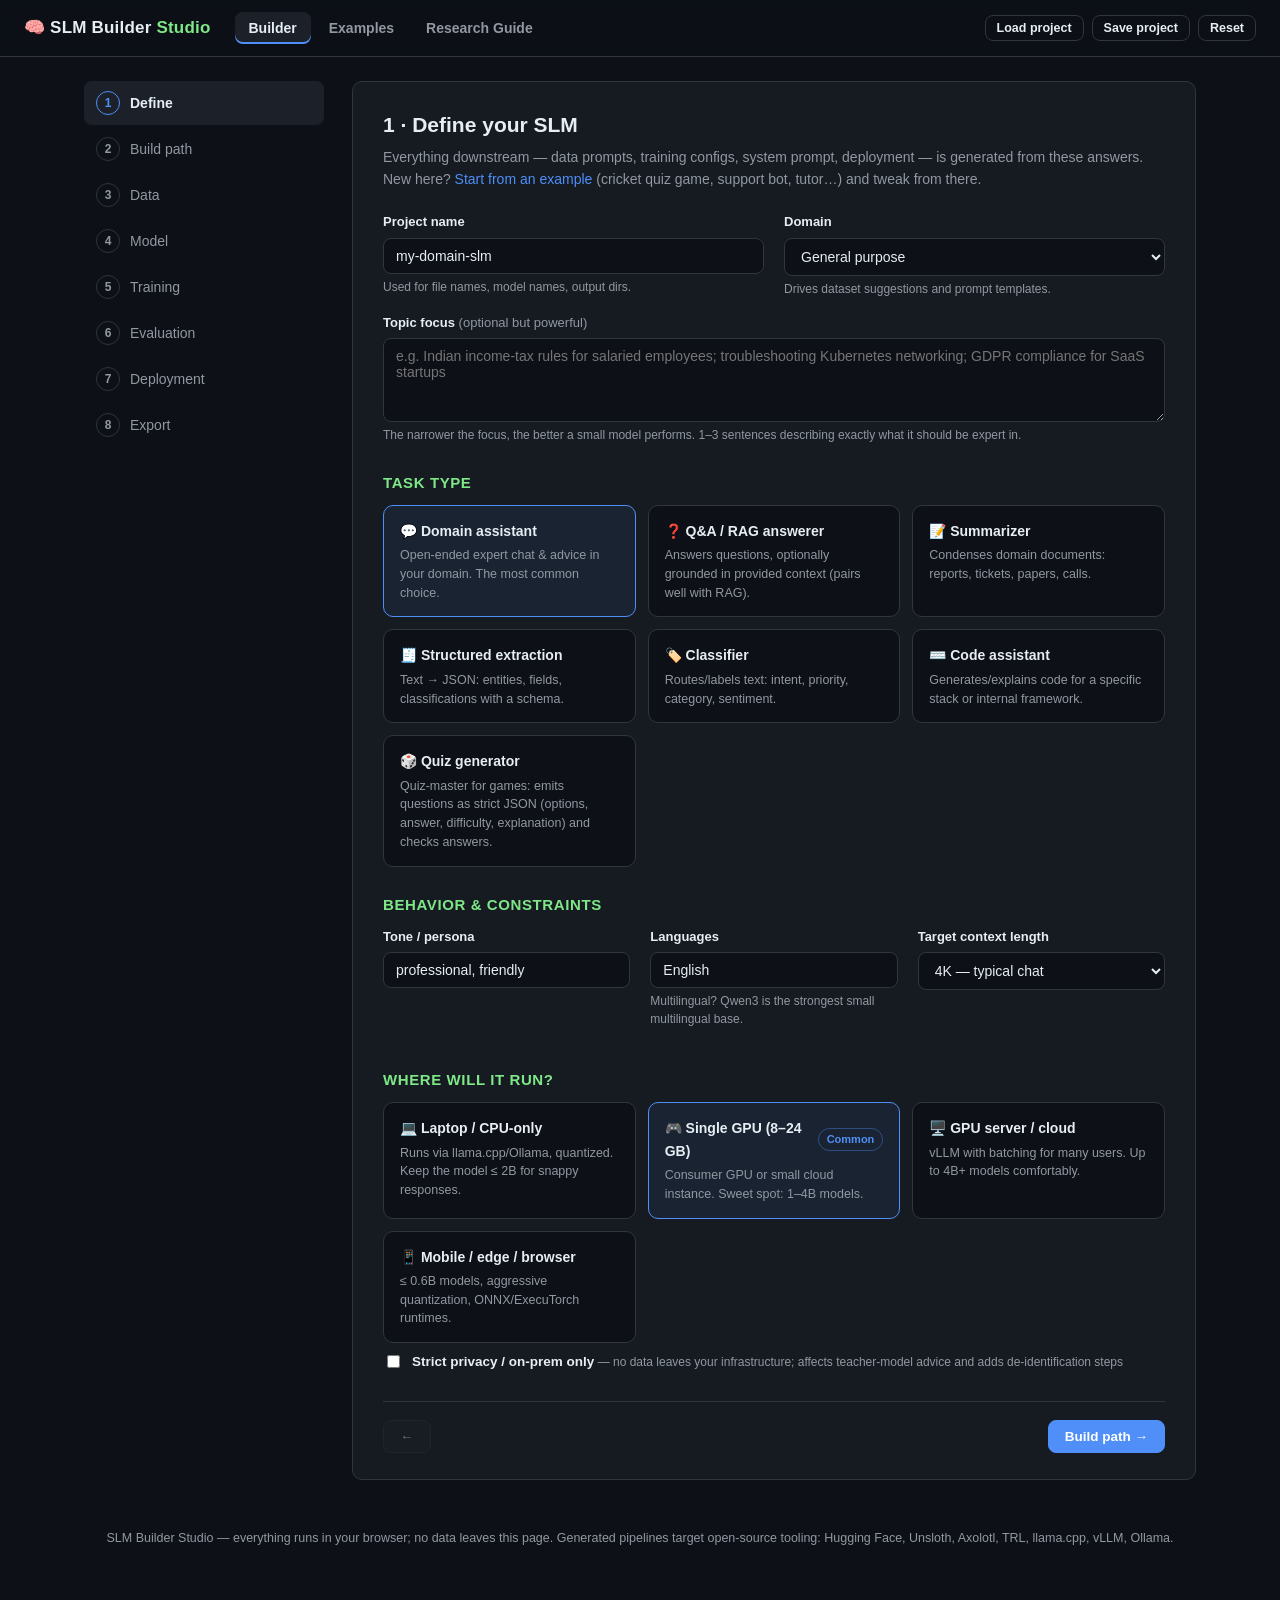
<file: index.html>
<!DOCTYPE html>
<html lang="en">
<head>
<meta charset="UTF-8">
<meta name="viewport" content="width=device-width, initial-scale=1.0">
<title>SLM Builder Studio — build a Small Language Model for any domain</title>
<meta name="description" content="A step-by-step studio that turns your domain and requirements into a complete, ready-to-run Small Language Model pipeline: data plan, synthetic data generation, training scripts, evaluation, and deployment.">
<link rel="icon" href="data:image/svg+xml,<svg xmlns='http://www.w3.org/2000/svg' viewBox='0 0 100 100'><text y='.9em' font-size='90'>🧠</text></svg>">
<link rel="stylesheet" href="styles.css">
</head>
<body>

<header class="topbar">
  <div class="logo">🧠 SLM Builder <span class="spark">Studio</span></div>
  <div class="tabs" id="tabs">
    <button data-tab="builder" class="active">Builder</button>
    <button data-tab="examples">Examples</button>
    <button data-tab="guide">Research Guide</button>
  </div>
  <div class="spacer"></div>
  <div class="proj-actions">
    <button class="btn sm ghost" id="btn-load">Load project</button>
    <button class="btn sm ghost" id="btn-save">Save project</button>
    <button class="btn sm ghost" id="btn-reset">Reset</button>
    <input type="file" id="file-load" accept=".json" style="display:none">
  </div>
</header>

<main>
  <!-- ============ BUILDER TAB ============ -->
  <section id="tab-builder">
    <div class="wizard">
      <nav class="steps" id="stepnav"></nav>
      <div class="panel" id="steppanel"></div>
    </div>
  </section>

  <!-- ============ EXAMPLES TAB ============ -->
  <section id="tab-examples" style="display:none">
    <div id="examples-list"></div>
  </section>

  <!-- ============ GUIDE TAB ============ -->
  <section id="tab-guide" style="display:none">
    <div class="guide" id="guide-html"></div>
  </section>

  <div class="footer-note">
    SLM Builder Studio — everything runs in your browser; no data leaves this page.
    Generated pipelines target open-source tooling: Hugging Face, Unsloth, Axolotl, TRL, llama.cpp, vLLM, Ollama.
  </div>
</main>

<div class="toast" id="toast"></div>

<!-- Research guide markdown (rendered client-side). Content injected at build time. -->
<script type="text/markdown" id="guide-md">
# Building Small Language Models from Scratch — The Complete Guide (2026)

This is the research companion to **SLM Builder Studio**. It covers everything you need to build, train, evaluate, deploy, and scale a Small Language Model (SLM) for any topic or domain — from a weekend Colab project to a production service.

---

## 1. What is an SLM and why build one?

A **Small Language Model** is a language model small enough to own end-to-end: typically **100M–7B parameters** (vs. hundreds of billions for frontier LLMs). The 2026 generation of small models (Qwen3, Phi-4-mini, Gemma 3, SmolLM3, Llama 3.2) is remarkably capable — a well fine-tuned 1–4B model routinely **beats frontier LLMs on a narrow domain** while being 100–1000× cheaper to run.

**Why an SLM instead of an API to a big model:**

- **Cost** — a 1.7B model serves thousands of requests/day on a $0.30/hr GPU or even a laptop CPU; frontier APIs cost 10–100× more at volume.
- **Privacy & control** — weights live on your hardware; no data leaves your infrastructure; no deprecations or silent behavior changes.
- **Latency** — local models answer in tens of milliseconds to first token; no network round-trip.
- **Specialization** — on a narrow task with good data, a tuned 3B model often outperforms a general 400B model. Depth beats breadth.
- **Edge deployment** — 0.3–2B models run on phones, browsers (WebGPU), Raspberry Pi-class devices.

**When NOT to build one:** you need broad world knowledge, complex multi-step reasoning across many domains, or you have < a few hundred examples and no way to generate more. Use a frontier API (or RAG on top of one) instead — or combine: SLM for the common 90%, LLM fallback for the hard 10%.

---

## 2. The four build paths — a decision framework

There are exactly four ways to get a domain SLM, in increasing order of cost:

| Path | What it is | Data needed | Compute | Cost | When to choose |
|---|---|---|---|---|---|
| **1. Fine-tune an existing SLM** | LoRA/QLoRA on a strong open base | 1K–50K instruction pairs | 1 GPU, hours | $0–20 | **Default.** You want domain behavior and the base model already "speaks" your domain's language |
| **2. Distill from an LLM teacher** | Frontier LLM generates your training set; small student learns from it | none to start | 1 GPU + API budget | $10–200 | You have zero data. This is how Phi and most domain SLMs are bootstrapped |
| **3. Continued pretraining (CPT) + SFT** | Feed GBs of raw domain text first, then fine-tune | 0.5–10B tokens of domain text | 1–8 GPUs, days | $50–2K | The domain has vocabulary/facts the base model lacks (niche law, low-resource language, proprietary systems) |
| **4. Pretrain from scratch** | Own architecture, own tokenizer, own corpus | ~20 tokens per parameter | 1–8+ GPUs, days–weeks | $50 (125M) – $10K+ (1B+) | Research, education, novel languages/tokenizers/formats, maximal control |

**Rules of thumb:**

- Start with path 1 or 2. You can always escalate. 95% of "we need our own model" projects are solved by QLoRA fine-tuning a 1–4B base on 5–20K good examples.
- Paths compose: real projects often do 2 (synthetic data) + 1 (fine-tune), or 3 + 2 + 1.
- Path 4 got dramatically cheaper: Karpathy's **nanochat** trains a GPT-2-class chat model end-to-end for ~$50–100 on 8×H100 spot instances. It is still the weakest path for quality-per-dollar on mainstream tasks.

---

## 3. The complete inputs checklist

Everything you should be prepared to provide (the Studio's wizard collects all of these):

### To define the model
- **Domain & topic focus** — the single highest-leverage input. "Legal" is OK; "Indian income-tax rules for salaried employees" is 10× better. Narrow = strong.
- **Task type** — assistant chat, Q&A/RAG, summarization, structured extraction (JSON), classification, code. Determines data format and eval design.
- **Tone/persona, languages, context length** — baked into the system prompt and training data.
- **Deployment target** — laptop CPU / single GPU / GPU server / mobile-edge. Constrains model size before you start.
- **Privacy constraints** — decides whether you can use hosted teacher APIs and what de-identification the data pipeline needs.

### To train
- **Existing data inventory** — documents, wikis, tickets, chat logs, FAQs, DB records, past Q&A. Even 50 real examples are gold for seeding synthetic generation.
- **Data quantity targets** — SFT: 1K–50K pairs (start 5–10K); preference pairs: 2K–20K; CPT corpus: 0.5B+ tokens; from-scratch: ~20× parameters in tokens.
- **A teacher model + API key** (paths 1–2) — Claude / OpenAI / a large open model via vLLM or OpenRouter.
- **Base model choice** — see the landscape table below; smallest that can pass your eval gate.
- **Compute** — free Colab/Kaggle T4 (QLoRA up to ~4B), a 24 GB consumer GPU, or cloud (A100/H100 at ~$1–3/hr).
- **Hyperparameters** — the defaults that almost always work: LoRA r=16 alpha=32, lr 2e-4 (LoRA) / 2e-5 (full), 2–3 epochs, effective batch 16–64, cosine schedule, warmup 3%, bf16, gradient checkpointing.

### To evaluate
- **A frozen held-out test set** (300–1000 examples) — created before training, never trained on, never regenerated.
- **Benchmark selection** — MMLU/HellaSwag/ARC as a catastrophic-forgetting smoke test; domain benchmarks if they exist.
- **A judge model + rubric** — correctness / helpfulness / style, 1–5; ship gate ≥ 4.0 and ≥ base+0.5.
- **A domain expert** for periodic human review (25 answers/month minimum).

### To scale
- **Traffic expectations** — requests/day, concurrency, latency budget (p95).
- **Serving infra** — Ollama (personal/team) → vLLM (production) → replicated vLLM behind a load balancer.
- **Feedback capture** — thumbs up/down + corrections endpoints; this feeds the retraining flywheel.
- **Versioning & cadence** — dataset snapshots, adapter/GGUF versions, monthly retrain cadence, stable eval set across versions.

---

## 4. Data — 80% of the outcome

### Quality beats quantity

The LIMA result stands: **~1,000 excellent, diverse examples beat 50,000 mediocre ones.** Spend your time on curation, not accumulation. Concretely, an "excellent" example is: factually correct, in your target tone, formatted the way you want answers formatted, and covering a real situation your users will hit.

### Where data comes from

| Source | Value | Notes |
|---|---|---|
| Synthetic from an LLM teacher | Very high | The workhorse. Taxonomy → questions → gold answers → self-critique filter |
| Expert-written examples | Highest per example | 50–200 SME-written pairs anchor style and correctness; use them as few-shot seeds for the teacher |
| Real user text (tickets, chats, emails) | High | Real phrasing and edge cases; de-identify ruthlessly |
| Internal docs (wikis, manuals, PDFs) | High | Convert to Q&A with the teacher; also the CPT corpus |
| Public datasets (Hugging Face) | Medium-high | smoltalk, tulu-3-sft-mixture, OpenHermes-2.5 for general ability; domain sets per field |
| Web scrapes | Medium | License and quality audit required |

### The synthetic pipeline (distillation) that actually works

1. **Taxonomy** — teacher lists 50–80 subtopics of your domain, beginner → expert. This forces coverage; naive "generate 10,000 questions" collapses into repetitive clusters.
2. **Question generation per subtopic** — explicitly vary persona (novice/practitioner/manager/skeptic), length, formality, typos (~10%), requested format, difficulty (40/40/20 easy/medium/hard). Include ~1 in 15 out-of-scope requests to teach refusals.
3. **Gold answers** — teacher answers with your exact system prompt plus "produce GOLD-STANDARD training answers" instructions.
4. **Self-critique filter** — teacher rates each pair on correctness/helpfulness/completeness/style; drop anything scoring < 4. Expect to discard 20–40%.
5. **Dedup & decontaminate** — exact dedup on normalized questions minimum (MinHash for near-dupes at scale); remove anything overlapping the eval set.
6. **Pilot first** — generate 500, read 50 of them yourself, fix the prompts, then scale. $10 of pilot saves $200 of garbage.

### Format

The ecosystem standard is **ChatML-style messages in JSONL** — one JSON object per line with a `messages` array of system/user/assistant turns. Every framework (Unsloth, Axolotl, TRL) consumes it directly. Always train with **loss masked on prompt tokens** (learn from assistant turns only).

### How much data per goal

| Goal | SFT pairs |
|---|---|
| Style/tone/format adaptation | 500–2K |
| Focused domain assistant | 5–20K |
| Broad domain expert | 20–100K |
| Preference tuning (DPO) on top | 2–20K pairs |
| CPT for missing domain knowledge | 0.5–10B tokens (~2–40 GB text) |

---

## 5. Base model landscape (2026)

| Model | Params | License | Context | Distinguishing strength |
|---|---|---|---|---|
| Qwen3-0.6B / 1.7B / 4B | 0.6–4B | Apache-2.0 | 32K | Best all-round family; 100+ languages; hybrid reasoning mode |
| Llama-3.2-1B / 3B | 1.2–3.2B | Llama (gated) | 128K | Biggest ecosystem; long context |
| SmolLM2-360M / SmolLM3-3B | 0.36–3B | Apache-2.0 | 8–64K | Fully open training recipe & data; SmolLM3 beats same-size peers |
| Gemma-3-1B / 4B | 1–4.3B | Gemma | 32–128K | Efficient; 4B is multimodal (images); strong coding |
| Phi-4-mini | 3.8B | MIT | 128K | Best 3–4B reasoning/math; "textbook-quality" pretraining |
| TinyLlama-1.1B | 1.1B | Apache-2.0 | 2K | Older budget classic, superbly documented |

**Choosing:** (1) filter by license — Apache-2.0/MIT are safest for products; (2) filter by deploy target — edge ≤ 0.6B, laptop ≤ 2B, GPU ≤ 4B; (3) prefer Qwen3 for multilingual, Phi-4-mini for reasoning, Gemma-3-4B for vision, SmolLM3 for full openness; (4) pick the **smallest model that passes your eval gate** — try 1.7B before 4B.

---

## 6. Training

### Methods

| Method | What trains | VRAM per 1B params | Quality | Use when |
|---|---|---|---|---|
| **QLoRA** | 4-bit frozen base + LoRA adapters | ~1.5 GB | ~98–99% of full FT | Default. Free Colab T4 handles ≤4B |
| **LoRA** | bf16 frozen base + adapters | ~2.5 GB | ~99% | You have the VRAM |
| **Full FT** | every weight, bf16 + Adam | ~16 GB | 100% (ceiling) | Small models, big data, max quality |

LoRA intuition: instead of updating a huge weight matrix W, learn a low-rank delta B·A (rank r=8–64). That's <1% of parameters, which is why it's cheap — and why it barely forgets general skills.

### The modern post-training pipeline

1. **SFT** (always) — imitate gold answers. 2–3 epochs, lr 2e-4 (LoRA), cosine, warmup 3%, effective batch 16–64, loss on responses only.
2. **DPO / ORPO** (usually worth it) — learn preferences from chosen-vs-rejected pairs; fixes style, judgment, over/under-refusal. lr ~5e-6, beta 0.1, 1 epoch. ORPO merges SFT+DPO into one stage if you want simplicity.
3. **GRPO** (advanced, for verifiable tasks) — RL with programmatic rewards (unit tests pass, exact answer match). This is the DeepSeek-R1 recipe scaled down; TRL's `GRPOTrainer` implements it.

### Frameworks

| Framework | Best for | Notes |
|---|---|---|
| **Unsloth** | Single-GPU speed | 2–5× faster, ~70% less VRAM via Triton kernels; Colab-friendly |
| **Axolotl** | YAML configs, multi-GPU | DeepSpeed/FSDP; the community-recipes standard |
| **HF TRL** | Transparency, hackability | SFTTrainer/DPOTrainer/GRPOTrainer; plain Python |
| **litgpt** | From-scratch & pretraining at scale | 20+ architectures, pretrain→finetune→deploy |
| **nanoGPT / nanochat** | Learning + cheap scratch builds | Readable; nanochat = full ChatGPT-clone pipeline for ~$100 |
| **MLX-LM** | Apple Silicon | Train/serve on Mac unified memory |

### From-scratch specifics (path 4)

- **Architecture** — decoder-only Transformer; standard shapes: 125M ≈ 12 layers × 768 dim × 12 heads; 350M ≈ 24×1024; 1B ≈ 24×2048. Modern upgrades: RoPE, SwiGLU, RMSNorm, GQA (all standard in litgpt/nanochat).
- **Tokenizer** — train your own BPE (32K vocab is the small-model sweet spot) on your corpus. Custom tokenizers shine for niche languages/notations (music, DNA, logs).
- **Token budget (Chinchilla)** — compute-optimal is ~20 tokens per parameter; for deployment-optimal small models, over-train well past that (SmolLM2-1.7B saw ~11T tokens). Floor: 125M model → ≥2.5B tokens ≈ 10 GB text.
- **Recipe** — AdamW (β=0.9/0.95, wd 0.1), peak lr ~6e-4 (125M) down to ~2e-4 (1B), 2K-step warmup, cosine decay to 10%, grad clip 1.0, bf16, ~0.5M tokens per effective batch. Loss spikes → lower lr or check data; loss plateau at high value → data too small/repetitive.
- **Cost reality (2026)** — 125M: ~$30–80; 350M: ~$150–400; 1B: ~$1–3K; 3B: ~$10K+. Rent H100s spot (~$2/hr each) and checkpoint aggressively.

### Hardware quick reference

| Setup | Can train |
|---|---|
| Free Colab/Kaggle T4 (16 GB) | QLoRA up to ~4B @ 2K seq |
| RTX 3090/4090 (24 GB) | QLoRA 7B; LoRA 4B; full FT ≤ 1B; scratch ≤ ~350M |
| A100 80 GB | Full FT ≤ 4B; scratch ≤ ~1B (patience required) |
| 8× H100 node | Scratch 1–3B in days; anything smaller trivially |
| Apple M-series 32–128 GB | MLX LoRA up to 7B (slower but free) |

---

## 7. Evaluation — the discipline that separates toys from products

**Layer 1 — automatic (every run):** validation loss during training; **lm-evaluation-harness** on MMLU + HellaSwag + ARC comparing tuned vs. base model. A drop > 5 points on general benchmarks = catastrophic forgetting → lower epochs/lr, or mix 10–20% general data into training.

**Layer 2 — domain test set + LLM judge (every run):** a frozen held-out set (300–1000 examples). A strong judge model scores each answer 1–5 on correctness / helpfulness / style. **Ship gate: mean ≥ 4.0 AND ≥ base-model score + 0.5.** Always score the base model once — without the baseline, your score means nothing.

**Layer 3 — human (before first ship, then monthly):** a domain expert reviews 25 random answers with an error taxonomy (factual, stale-knowledge, format, over-refusal, under-refusal, hallucinated citation); 20 adversarial prompts (prompt injection, out-of-scope, PII fishing); latency p50/p95 on target hardware.

**Cardinal rules:** freeze the test set before training and never regenerate it; never let the judge model also be the teacher that wrote the test answers being compared against (or sanity-check with a second judge); track scores across versions.

---

## 8. Deployment

### Quantization (GGUF)

Convert the merged model with llama.cpp's `convert_hf_to_gguf.py`, then quantize:

| Quant | Bits/weight | Quality | Use |
|---|---|---|---|
| Q4_K_M | ~4.5 | ~97–99% | **Default** — community standard |
| Q5_K_M | ~5.5 | ~99% | When Q4 shows regressions in judge scores |
| Q8_0 | 8 | ~99.9% | Near-lossless; 2× size |

A 1.7B model at Q4_K_M is a ~1.1 GB file that runs at 20–60 tok/s on a laptop CPU.

### Runtimes

| Runtime | Best for |
|---|---|
| **Ollama** | Easiest local/team serving; `ollama create` from a Modelfile with your system prompt baked in; OpenAI-compatible API |
| **llama.cpp server** | Minimal footprint, CPU/GPU/edge, embedded |
| **vLLM** | Production GPU serving: continuous batching, prefix caching, high throughput; the industry default |
| **ONNX Runtime / ExecuTorch** | Mobile & browser |
| **MLX** | Apple Silicon |

### Production architecture

`user → API gateway (auth, system prompt, logging, feedback) → model server (vLLM) → GPU`

The gateway is where production value lives: request/response logging (redact PII), latency and token metrics, rate limits, and a **/feedback endpoint** capturing 👍/👎 and corrections.

---

## 9. Scaling and operating in production

- **Load tiers** — personal: Ollama on the box; team (≤20 concurrent): one 24 GB GPU + vLLM; product: 2+ vLLM replicas behind a load balancer, autoscale on queue depth; edge: ship the GGUF with the app.
- **Performance** — measure time-to-first-token and tokens/sec at expected concurrency before launch; enable prefix caching (shared system prompt becomes nearly free); sweep Q4 vs Q5 vs Q8 against judge scores.
- **Observability** — dashboards for QPS, p50/p95 latency, error rate, GPU utilization; weekly review of 50 random conversations tagged with the error taxonomy.
- **The retraining flywheel (the real moat)** — weekly: export feedback, curate corrections into the dataset (corrections make perfect DPO pairs: rejected = model output, chosen = correction); monthly or per 500 new curated examples: retrain → eval gates → deploy. Version everything: dataset snapshot + adapter + GGUF as `name-vYYYY.MM`, evaluated against the same frozen test set so scores are comparable.
- **Safety & compliance** — input/output PII filters, prompt-injection cases in the adversarial set, license audit (base model + every dataset), model card documenting intended use and limitations.

---

## 10. Cost cheat sheet (typical, 2026 prices)

| Project | Total cost |
|---|---|
| Fine-tune 1.7B on 10K synthetic examples (Colab + API teacher) | $10–50 |
| Fine-tune 4B on 50K examples (rented A100, ~6 hrs) | $30–100 |
| CPT 1B tokens + SFT on 3B model | $100–500 |
| From-scratch 125M (nanoGPT-style) | $30–80 |
| From-scratch 1B chat model (nanochat-style, 8×H100 spot) | $800–3K |
| Serving, 100K requests/day on one L4 | ~$200–400/mo |
| Serving on a laptop / existing hardware | $0 |

---

## 11. Key references

- Unsloth docs — https://docs.unsloth.ai (fine-tuning guides, Colab notebooks)
- Axolotl — https://axolotl.ai · TRL — https://huggingface.co/docs/trl
- nanoGPT — https://github.com/karpathy/nanoGPT · nanochat — https://github.com/karpathy/nanochat
- litgpt — https://github.com/Lightning-AI/litgpt
- SmolLM3 (fully open recipe) — https://huggingface.co/blog/smollm3
- llama.cpp — https://github.com/ggml-org/llama.cpp · vLLM — https://docs.vllm.ai · Ollama — https://ollama.com
- lm-evaluation-harness — https://github.com/EleutherAI/lm-evaluation-harness
- Papers: *Chinchilla* (Hoffmann 2022, token budgets) · *LIMA* (Zhou 2023, quality > quantity) · *QLoRA* (Dettmers 2023) · *DPO* (Rafailov 2023) · *Textbooks Are All You Need* (Phi, Gunasekar 2023) · *DeepSeek-R1* (2025, GRPO)

---

*Generated as part of SLM Builder Studio — use the Builder tab to turn these principles into a ready-to-run pipeline for your domain.*

</script>

<script src="gen.js"></script>
<script src="app.js"></script>
</body>
</html>
</file>
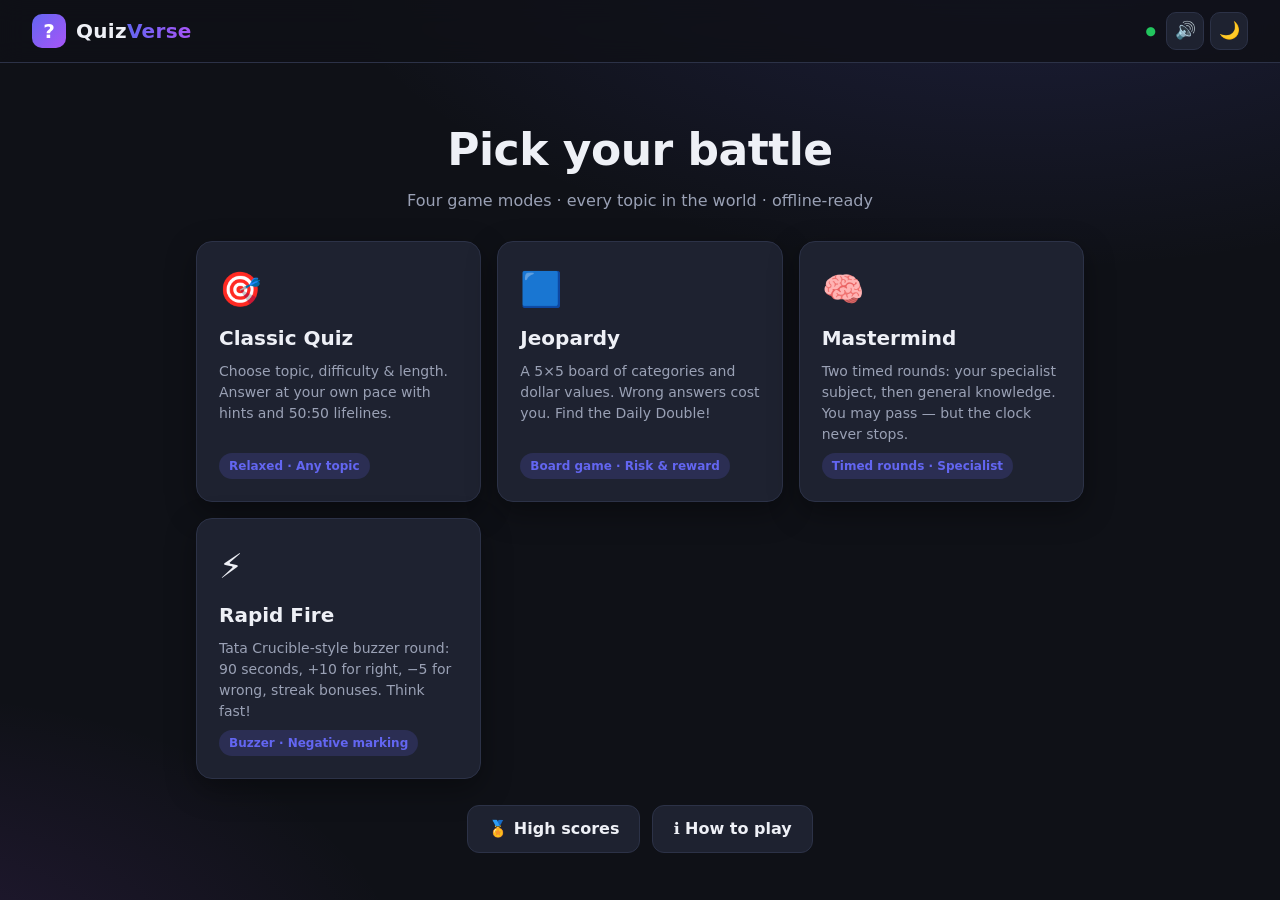
<file: quizverse/index.html>
<!DOCTYPE html>
<html lang="en">
<head>
  <meta charset="UTF-8" />
  <meta name="viewport" content="width=device-width, initial-scale=1.0, viewport-fit=cover" />
  <title>QuizVerse — Trivia Quiz Game</title>
  <meta name="description" content="QuizVerse: an interactive trivia quiz PWA with Classic, Jeopardy, Mastermind and Rapid Fire modes covering every topic in the world." />
  <meta name="theme-color" content="#6366f1" />
  <link rel="manifest" href="manifest.webmanifest" />
  <link rel="icon" href="icons/icon-192.png" type="image/png" />
  <link rel="apple-touch-icon" href="icons/apple-touch-icon.png" />
  <meta name="apple-mobile-web-app-capable" content="yes" />
  <meta name="apple-mobile-web-app-status-bar-style" content="black-translucent" />
  <link rel="stylesheet" href="css/style.css" />
</head>
<body>

  <header class="topbar">
    <button class="brand" id="btn-home" aria-label="Home">
      <span class="brand-mark">?</span>
      <span class="brand-name">Quiz<em>Verse</em></span>
    </button>
    <div class="topbar-actions">
      <span id="net-status" class="net-badge" title="Connection status">●</span>
      <button id="btn-sound" class="icon-btn" aria-label="Toggle sound">🔊</button>
      <button id="btn-theme" class="icon-btn" aria-label="Toggle theme">🌙</button>
      <button id="btn-install" class="icon-btn hidden" aria-label="Install app">⬇️</button>
    </div>
  </header>

  <main id="app">

    <!-- ============ HOME ============ -->
    <section id="screen-home" class="screen active">
      <div class="hero">
        <h1>Pick your battle</h1>
        <p class="hero-sub">Four game modes · every topic in the world · offline-ready</p>
      </div>

      <div class="mode-grid">
        <button class="mode-card" data-mode="classic">
          <span class="mode-icon">🎯</span>
          <span class="mode-name">Classic Quiz</span>
          <span class="mode-desc">Choose topic, difficulty &amp; length. Answer at your own pace with hints and 50:50 lifelines.</span>
          <span class="mode-tag">Relaxed · Any topic</span>
        </button>
        <button class="mode-card" data-mode="jeopardy">
          <span class="mode-icon">🟦</span>
          <span class="mode-name">Jeopardy</span>
          <span class="mode-desc">A 5×5 board of categories and dollar values. Wrong answers cost you. Find the Daily Double!</span>
          <span class="mode-tag">Board game · Risk &amp; reward</span>
        </button>
        <button class="mode-card" data-mode="mastermind">
          <span class="mode-icon">🧠</span>
          <span class="mode-name">Mastermind</span>
          <span class="mode-desc">Two timed rounds: your specialist subject, then general knowledge. You may pass — but the clock never stops.</span>
          <span class="mode-tag">Timed rounds · Specialist</span>
        </button>
        <button class="mode-card" data-mode="rapidfire">
          <span class="mode-icon">⚡</span>
          <span class="mode-name">Rapid Fire</span>
          <span class="mode-desc">Tata Crucible-style buzzer round: 90 seconds, +10 for right, −5 for wrong, streak bonuses. Think fast!</span>
          <span class="mode-tag">Buzzer · Negative marking</span>
        </button>
      </div>

      <div class="home-footer">
        <button id="btn-scores" class="ghost-btn">🏅 High scores</button>
        <button id="btn-about" class="ghost-btn">ℹ️ How to play</button>
      </div>
    </section>

    <!-- ============ SETUP ============ -->
    <section id="screen-setup" class="screen">
      <h2 id="setup-title">Game setup</h2>

      <div class="setup-block" id="setup-source-block">
        <h3>Question source</h3>
        <div class="pill-row" id="source-pills">
          <button class="pill selected" data-source="local">📦 Built-in (offline)</button>
          <button class="pill" data-source="online">🌐 Online — any topic (Open Trivia DB)</button>
        </div>
        <p class="hint" id="source-hint">Built-in bank: 330+ hand-picked questions across 14 topics. Online mode unlocks thousands more across 24 categories.</p>
      </div>

      <div class="setup-block" id="setup-topic-block">
        <h3 id="topic-label">Topic</h3>
        <div class="pill-row wrap" id="topic-pills"></div>
      </div>

      <div class="setup-block" id="setup-difficulty-block">
        <h3>Difficulty</h3>
        <div class="pill-row" id="difficulty-pills">
          <button class="pill" data-diff="easy">🟢 Easy</button>
          <button class="pill selected" data-diff="medium">🟡 Medium</button>
          <button class="pill" data-diff="hard">🔴 Hard</button>
          <button class="pill" data-diff="mixed">🎲 Mixed</button>
        </div>
      </div>

      <div class="setup-block" id="setup-count-block">
        <h3>Number of questions</h3>
        <div class="pill-row" id="count-pills">
          <button class="pill" data-count="5">5</button>
          <button class="pill selected" data-count="10">10</button>
          <button class="pill" data-count="15">15</button>
          <button class="pill" data-count="20">20</button>
        </div>
      </div>

      <div class="setup-actions">
        <button class="ghost-btn" id="btn-setup-back">← Back</button>
        <button class="primary-btn" id="btn-start">Start game ▶</button>
      </div>
    </section>

    <!-- ============ QUIZ (classic / mastermind / rapidfire share this) ============ -->
    <section id="screen-quiz" class="screen">
      <div class="quiz-hud">
        <div class="hud-item"><span class="hud-label" id="hud-progress-label">Question</span><span class="hud-value" id="hud-progress">1/10</span></div>
        <div class="hud-item hud-score"><span class="hud-label">Score</span><span class="hud-value" id="hud-score">0</span></div>
        <div class="hud-item"><span class="hud-label">Streak</span><span class="hud-value" id="hud-streak">🔥 0</span></div>
        <div class="hud-item hud-timer hidden" id="hud-timer-wrap"><span class="hud-label" id="hud-timer-label">Time</span><span class="hud-value" id="hud-timer">--</span></div>
      </div>

      <div class="timer-bar-track hidden" id="timer-bar-track"><div class="timer-bar" id="timer-bar"></div></div>

      <div class="round-banner hidden" id="round-banner"></div>

      <div class="question-card">
        <div class="q-meta"><span id="q-category">Category</span><span id="q-difficulty" class="q-diff">medium</span></div>
        <h2 class="q-text" id="q-text">Loading question…</h2>
        <div class="answers" id="answers"></div>
      </div>

      <div class="quiz-toolbar">
        <button class="tool-btn" id="btn-fifty">50:50 <span class="tool-count" id="fifty-count">×2</span></button>
        <button class="tool-btn" id="btn-skip">Pass ⏭</button>
        <button class="tool-btn danger" id="btn-quit">Quit ✕</button>
      </div>
    </section>

    <!-- ============ JEOPARDY BOARD ============ -->
    <section id="screen-jeopardy" class="screen">
      <div class="quiz-hud">
        <div class="hud-item hud-score"><span class="hud-label">Bank</span><span class="hud-value" id="jeo-score">$0</span></div>
        <div class="hud-item"><span class="hud-label">Clues left</span><span class="hud-value" id="jeo-remaining">25</span></div>
        <button class="tool-btn danger" id="btn-jeo-quit">End game ✕</button>
      </div>
      <div class="jeopardy-board" id="jeopardy-board"></div>
    </section>

    <!-- ============ JEOPARDY CLUE MODAL ============ -->
    <div id="jeo-modal" class="modal hidden">
      <div class="modal-card jeo-clue">
        <div class="jeo-clue-head">
          <span id="jeo-clue-cat">CATEGORY</span>
          <span id="jeo-clue-value">$200</span>
        </div>
        <div class="daily-double hidden" id="daily-double">💫 DAILY DOUBLE! Points are doubled.</div>
        <h2 class="q-text" id="jeo-clue-text"></h2>
        <div class="answers" id="jeo-answers"></div>
        <div class="jeo-timer-track"><div class="timer-bar" id="jeo-timer-bar"></div></div>
      </div>
    </div>

    <!-- ============ RESULTS ============ -->
    <section id="screen-results" class="screen">
      <div class="results-card">
        <div class="results-emoji" id="results-emoji">🎉</div>
        <h2 id="results-title">Game over!</h2>
        <div class="results-score"><span id="results-score">0</span><span class="results-score-label" id="results-score-label">points</span></div>
        <p class="results-verdict" id="results-verdict"></p>
        <div class="results-stats" id="results-stats"></div>
        <div class="new-record hidden" id="new-record">🏅 New high score!</div>
        <div class="results-actions">
          <button class="primary-btn" id="btn-replay">Play again ↻</button>
          <button class="ghost-btn" id="btn-results-home">Home 🏠</button>
        </div>
      </div>
    </section>

    <!-- ============ HIGH SCORES ============ -->
    <section id="screen-scores" class="screen">
      <h2>🏅 High scores</h2>
      <div id="scores-list" class="scores-list"></div>
      <div class="setup-actions">
        <button class="ghost-btn" id="btn-scores-back">← Back</button>
        <button class="ghost-btn danger" id="btn-scores-clear">Clear scores</button>
      </div>
    </section>

    <!-- ============ ABOUT ============ -->
    <section id="screen-about" class="screen">
      <h2>ℹ️ How to play</h2>
      <div class="about-blocks">
        <div class="about-block"><h3>🎯 Classic Quiz</h3><p>Pick a topic, difficulty and quiz length. Answer multiple-choice questions at your own pace. You get two 50:50 lifelines that remove two wrong answers, and streaks multiply your score (+10 per correct, +2 per streak level).</p></div>
        <div class="about-block"><h3>🟦 Jeopardy</h3><p>A board of 5 categories × 5 values ($200–$1000). Pick any clue; a correct answer adds its value, a wrong one subtracts it. One hidden <strong>Daily Double</strong> doubles the stakes. Each clue has a 20-second timer. Clear the board or cash out anytime.</p></div>
        <div class="about-block"><h3>🧠 Mastermind</h3><p>Inspired by the BBC classic: Round 1 is 90 seconds on your chosen <strong>specialist subject</strong>; Round 2 is 120 seconds of general knowledge. Answer as many as you can — passing is allowed but the clock never stops. 10 points per correct answer.</p></div>
        <div class="about-block"><h3>⚡ Rapid Fire</h3><p>Tata Crucible-style buzzer round: one 90-second blitz across all topics. +10 for a correct answer, <strong>−5 for a wrong one</strong>, and every 3-in-a-row streak awards a +15 bonus. Passing is free — but time is not.</p></div>
        <div class="about-block"><h3>🌐 Online mode</h3><p>With an internet connection, Classic mode can pull fresh questions from the <a href="https://opentdb.com" target="_blank" rel="noopener">Open Trivia Database</a> — 24 categories and thousands of questions. Offline, the built-in bank of 330+ questions keeps every mode playable.</p></div>
        <div class="about-block"><h3>📱 Install as an app</h3><p>QuizVerse is a PWA: use your browser's <em>Install</em> / <em>Add to Home Screen</em> option to play it like a native app, fully offline.</p></div>
      </div>
      <div class="setup-actions"><button class="ghost-btn" id="btn-about-back">← Back</button></div>
    </section>

  </main>

  <div id="toast" class="toast hidden"></div>

  <script src="js/questions.js"></script>
  <script src="js/app.js"></script>
</body>
</html>
</file>
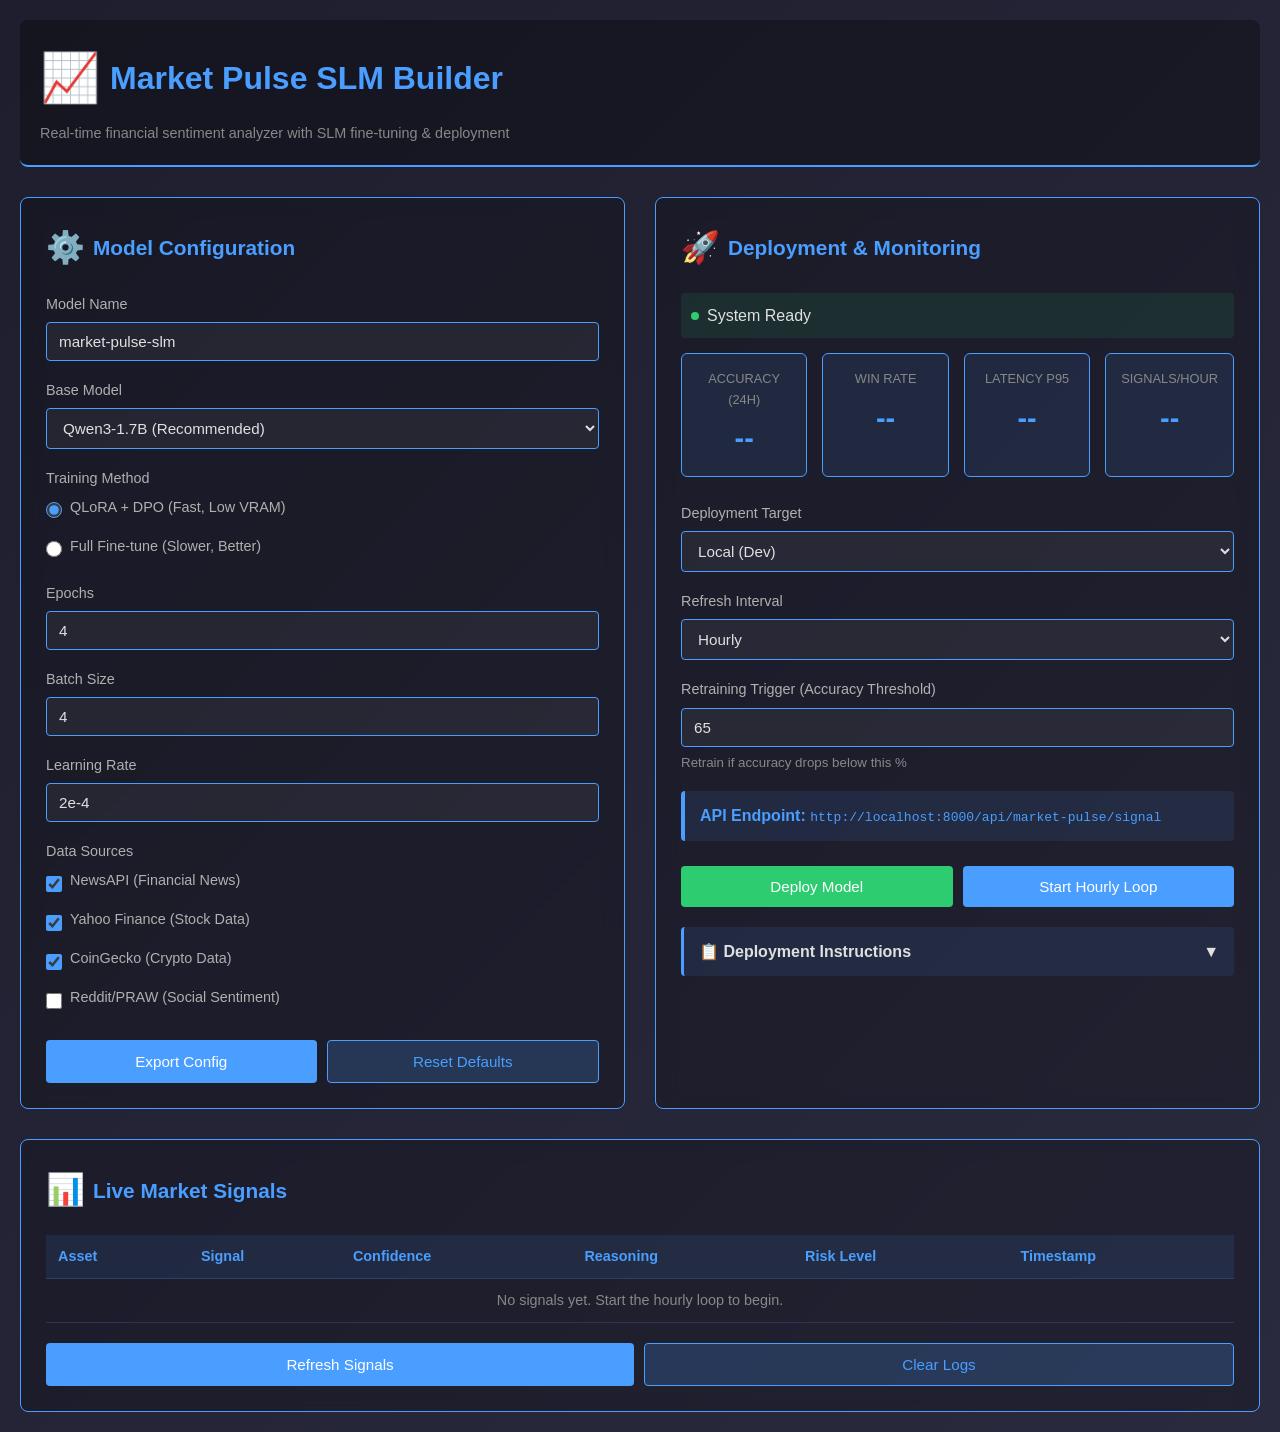
<file: market-pulse/ui/market-pulse-builder.html>
<!DOCTYPE html>
<html lang="en">
<head>
    <meta charset="UTF-8">
    <meta name="viewport" content="width=device-width, initial-scale=1.0">
    <title>Market Pulse SLM Builder & Deployer</title>
    <style>
        * {
            margin: 0;
            padding: 0;
            box-sizing: border-box;
        }

        body {
            font-family: -apple-system, BlinkMacSystemFont, "Segoe UI", Roboto, "Helvetica Neue", sans-serif;
            background: linear-gradient(135deg, #1e1e2e 0%, #2a2a3e 100%);
            color: #e0e0e0;
            line-height: 1.6;
            min-height: 100vh;
        }

        .container {
            max-width: 1400px;
            margin: 0 auto;
            padding: 20px;
        }

        header {
            background: rgba(0, 0, 0, 0.3);
            border-bottom: 2px solid #4a9eff;
            padding: 20px;
            margin-bottom: 30px;
            border-radius: 8px;
        }

        h1 {
            font-size: 2em;
            color: #4a9eff;
            display: flex;
            align-items: center;
            gap: 10px;
        }

        .icon {
            font-size: 1.5em;
        }

        .tagline {
            color: #888;
            margin-top: 5px;
            font-size: 0.9em;
        }

        .main-grid {
            display: grid;
            grid-template-columns: 1fr 1fr;
            gap: 30px;
            margin-bottom: 30px;
        }

        @media (max-width: 1200px) {
            .main-grid {
                grid-template-columns: 1fr;
            }
        }

        .panel {
            background: rgba(0, 0, 0, 0.2);
            border: 1px solid #4a9eff;
            border-radius: 8px;
            padding: 25px;
            backdrop-filter: blur(10px);
        }

        .panel h2 {
            color: #4a9eff;
            margin-bottom: 20px;
            font-size: 1.3em;
            display: flex;
            align-items: center;
            gap: 8px;
        }

        .form-group {
            margin-bottom: 18px;
        }

        label {
            display: block;
            margin-bottom: 6px;
            color: #b0b0b0;
            font-size: 0.9em;
            font-weight: 500;
        }

        input[type="text"],
        input[type="number"],
        input[type="email"],
        select,
        textarea {
            width: 100%;
            padding: 10px 12px;
            background: rgba(255, 255, 255, 0.05);
            border: 1px solid #4a9eff;
            border-radius: 4px;
            color: #e0e0e0;
            font-size: 0.95em;
        }

        input[type="text"]:focus,
        input[type="number"]:focus,
        select:focus,
        textarea:focus {
            outline: none;
            background: rgba(255, 255, 255, 0.08);
            border-color: #6ab3ff;
            box-shadow: 0 0 8px rgba(74, 158, 255, 0.3);
        }

        .radio-group,
        .checkbox-group {
            display: flex;
            flex-direction: column;
            gap: 10px;
        }

        .radio-item,
        .checkbox-item {
            display: flex;
            align-items: center;
            gap: 8px;
        }

        input[type="radio"],
        input[type="checkbox"] {
            accent-color: #4a9eff;
            width: 16px;
            height: 16px;
            cursor: pointer;
        }

        .button-group {
            display: flex;
            gap: 10px;
            margin-top: 25px;
        }

        button {
            flex: 1;
            padding: 12px 20px;
            border: none;
            border-radius: 4px;
            font-size: 0.95em;
            font-weight: 500;
            cursor: pointer;
            transition: all 0.3s ease;
        }

        .btn-primary {
            background: #4a9eff;
            color: white;
        }

        .btn-primary:hover {
            background: #6ab3ff;
            box-shadow: 0 4px 12px rgba(74, 158, 255, 0.4);
        }

        .btn-secondary {
            background: rgba(74, 158, 255, 0.2);
            color: #4a9eff;
            border: 1px solid #4a9eff;
        }

        .btn-secondary:hover {
            background: rgba(74, 158, 255, 0.3);
        }

        .btn-success {
            background: #2ecc71;
            color: white;
        }

        .btn-success:hover {
            background: #27ae60;
        }

        .metrics-grid {
            display: grid;
            grid-template-columns: repeat(4, 1fr);
            gap: 15px;
            margin-bottom: 25px;
        }

        @media (max-width: 900px) {
            .metrics-grid {
                grid-template-columns: repeat(2, 1fr);
            }
        }

        .metric-card {
            background: rgba(74, 158, 255, 0.1);
            border: 1px solid #4a9eff;
            border-radius: 6px;
            padding: 15px;
            text-align: center;
        }

        .metric-label {
            color: #888;
            font-size: 0.8em;
            text-transform: uppercase;
            margin-bottom: 5px;
        }

        .metric-value {
            color: #4a9eff;
            font-size: 1.8em;
            font-weight: bold;
        }

        .status-badge {
            display: inline-block;
            padding: 4px 10px;
            border-radius: 3px;
            font-size: 0.8em;
            font-weight: 600;
            text-transform: uppercase;
        }

        .status-healthy {
            background: rgba(46, 204, 113, 0.2);
            color: #2ecc71;
            border: 1px solid #2ecc71;
        }

        .status-warning {
            background: rgba(241, 196, 15, 0.2);
            color: #f1c40f;
            border: 1px solid #f1c40f;
        }

        .status-error {
            background: rgba(231, 76, 60, 0.2);
            color: #e74c3c;
            border: 1px solid #e74c3c;
        }

        .collapsible {
            margin-top: 20px;
        }

        .collapsible-header {
            background: rgba(74, 158, 255, 0.1);
            padding: 12px 15px;
            border-left: 3px solid #4a9eff;
            cursor: pointer;
            font-weight: 600;
            display: flex;
            justify-content: space-between;
            align-items: center;
            border-radius: 4px;
        }

        .collapsible-header:hover {
            background: rgba(74, 158, 255, 0.15);
        }

        .collapsible-content {
            display: none;
            padding: 15px;
            background: rgba(0, 0, 0, 0.1);
            border-left: 3px solid #4a9eff;
            margin-top: 5px;
            border-radius: 4px;
        }

        .collapsible-content.active {
            display: block;
        }

        .code-block {
            background: rgba(0, 0, 0, 0.3);
            padding: 15px;
            border-radius: 4px;
            border-left: 3px solid #4a9eff;
            font-family: "Courier New", monospace;
            font-size: 0.85em;
            overflow-x: auto;
            color: #4a9eff;
        }

        .alert {
            padding: 12px 15px;
            border-radius: 4px;
            margin-bottom: 15px;
            border-left: 4px solid;
        }

        .alert-info {
            background: rgba(74, 158, 255, 0.1);
            color: #4a9eff;
            border-left-color: #4a9eff;
        }

        .alert-success {
            background: rgba(46, 204, 113, 0.1);
            color: #2ecc71;
            border-left-color: #2ecc71;
        }

        .table-responsive {
            overflow-x: auto;
        }

        table {
            width: 100%;
            border-collapse: collapse;
            font-size: 0.9em;
        }

        th, td {
            padding: 10px 12px;
            text-align: left;
            border-bottom: 1px solid rgba(74, 158, 255, 0.2);
        }

        th {
            background: rgba(74, 158, 255, 0.1);
            color: #4a9eff;
            font-weight: 600;
        }

        tr:hover {
            background: rgba(74, 158, 255, 0.05);
        }

        .live-status {
            display: flex;
            align-items: center;
            gap: 8px;
            padding: 10px;
            background: rgba(46, 204, 113, 0.1);
            border-radius: 4px;
            margin-bottom: 15px;
        }

        .live-indicator {
            display: inline-block;
            width: 8px;
            height: 8px;
            background: #2ecc71;
            border-radius: 50%;
            animation: pulse 2s infinite;
        }

        @keyframes pulse {
            0%, 100% { opacity: 1; }
            50% { opacity: 0.5; }
        }
    </style>
</head>
<body>
    <div class="container">
        <header>
            <h1><span class="icon">📈</span> Market Pulse SLM Builder</h1>
            <p class="tagline">Real-time financial sentiment analyzer with SLM fine-tuning & deployment</p>
        </header>

        <div class="main-grid">
            <!-- Left Panel: Model Configuration -->
            <div class="panel">
                <h2><span class="icon">⚙️</span> Model Configuration</h2>

                <div class="form-group">
                    <label for="modelName">Model Name</label>
                    <input type="text" id="modelName" value="market-pulse-slm" placeholder="e.g., market-pulse-slm">
                </div>

                <div class="form-group">
                    <label for="baseModel">Base Model</label>
                    <select id="baseModel">
                        <option value="qwen3-1.7b">Qwen3-1.7B (Recommended)</option>
                        <option value="qwen3-0.5b">Qwen3-0.5B (Faster)</option>
                        <option value="qwen3-3.8b">Qwen3-3.8B (Larger)</option>
                        <option value="phi3-mini">Phi3-Mini</option>
                        <option value="mistral-7b">Mistral-7B</option>
                    </select>
                </div>

                <div class="form-group">
                    <label>Training Method</label>
                    <div class="radio-group">
                        <div class="radio-item">
                            <input type="radio" id="qlora" name="training" value="qlora" checked>
                            <label for="qlora">QLoRA + DPO (Fast, Low VRAM)</label>
                        </div>
                        <div class="radio-item">
                            <input type="radio" id="fullft" name="training" value="fullft">
                            <label for="fullft">Full Fine-tune (Slower, Better)</label>
                        </div>
                    </div>
                </div>

                <div class="form-group">
                    <label for="epochs">Epochs</label>
                    <input type="number" id="epochs" value="4" min="1" max="20">
                </div>

                <div class="form-group">
                    <label for="batchSize">Batch Size</label>
                    <input type="number" id="batchSize" value="4" min="1" max="32">
                </div>

                <div class="form-group">
                    <label for="learningRate">Learning Rate</label>
                    <input type="text" id="learningRate" value="2e-4" placeholder="e.g., 2e-4">
                </div>

                <div class="form-group">
                    <label>Data Sources</label>
                    <div class="checkbox-group">
                        <div class="checkbox-item">
                            <input type="checkbox" id="newsapi" checked>
                            <label for="newsapi">NewsAPI (Financial News)</label>
                        </div>
                        <div class="checkbox-item">
                            <input type="checkbox" id="yfinance" checked>
                            <label for="yfinance">Yahoo Finance (Stock Data)</label>
                        </div>
                        <div class="checkbox-item">
                            <input type="checkbox" id="coingecko" checked>
                            <label for="coingecko">CoinGecko (Crypto Data)</label>
                        </div>
                        <div class="checkbox-item">
                            <input type="checkbox" id="reddit">
                            <label for="reddit">Reddit/PRAW (Social Sentiment)</label>
                        </div>
                    </div>
                </div>

                <div class="button-group">
                    <button class="btn-primary" onclick="exportConfig()">Export Config</button>
                    <button class="btn-secondary" onclick="loadDefaults()">Reset Defaults</button>
                </div>
            </div>

            <!-- Right Panel: Deployment & Monitoring -->
            <div class="panel">
                <h2><span class="icon">🚀</span> Deployment & Monitoring</h2>

                <div class="live-status">
                    <span class="live-indicator"></span>
                    <span id="statusText">System Ready</span>
                </div>

                <div class="metrics-grid">
                    <div class="metric-card">
                        <div class="metric-label">Accuracy (24h)</div>
                        <div class="metric-value" id="accuracy">--</div>
                    </div>
                    <div class="metric-card">
                        <div class="metric-label">Win Rate</div>
                        <div class="metric-value" id="winRate">--</div>
                    </div>
                    <div class="metric-card">
                        <div class="metric-label">Latency p95</div>
                        <div class="metric-value" id="latency">--</div>
                    </div>
                    <div class="metric-card">
                        <div class="metric-label">Signals/Hour</div>
                        <div class="metric-value" id="signalRate">--</div>
                    </div>
                </div>

                <div class="form-group">
                    <label for="deployTarget">Deployment Target</label>
                    <select id="deployTarget">
                        <option value="local">Local (Dev)</option>
                        <option value="docker">Docker (Prod)</option>
                        <option value="aws-lambda">AWS Lambda (Serverless)</option>
                        <option value="digitalocean">DigitalOcean Droplet</option>
                        <option value="kubernetes">Kubernetes (Scale)</option>
                    </select>
                </div>

                <div class="form-group">
                    <label for="refreshInterval">Refresh Interval</label>
                    <select id="refreshInterval">
                        <option value="hourly">Hourly</option>
                        <option value="15min">Every 15 minutes</option>
                        <option value="5min">Every 5 minutes</option>
                    </select>
                </div>

                <div class="form-group">
                    <label for="retrainThreshold">Retraining Trigger (Accuracy Threshold)</label>
                    <input type="number" id="retrainThreshold" value="65" min="50" max="90" step="5">
                    <small style="color: #888; display: block; margin-top: 5px;">Retrain if accuracy drops below this %</small>
                </div>

                <div class="alert alert-info">
                    <strong>API Endpoint:</strong> <code>http://localhost:8000/api/market-pulse/signal</code>
                </div>

                <div class="button-group">
                    <button class="btn-success" onclick="deployModel()">Deploy Model</button>
                    <button class="btn-primary" onclick="startLoop()">Start Hourly Loop</button>
                </div>

                <div style="margin-top: 20px;">
                    <div class="collapsible">
                        <div class="collapsible-header" onclick="toggleCollapsible(this)">
                            📋 Deployment Instructions
                            <span>▼</span>
                        </div>
                        <div class="collapsible-content">
                            <ol style="margin-left: 20px; color: #b0b0b0;">
                                <li>Export model config above</li>
                                <li>Run: <code style="color: #4a9eff;">python orchestrate.py hourly</code></li>
                                <li>Monitor: <code style="color: #4a9eff;">curl http://localhost:8000/health</code></li>
                                <li>View signals: <code style="color: #4a9eff;">curl http://localhost:8000/api/market-pulse/latest</code></li>
                            </ol>
                        </div>
                    </div>
                </div>
            </div>
        </div>

        <!-- Bottom Panel: Live Signals & Logs -->
        <div class="panel">
            <h2><span class="icon">📊</span> Live Market Signals</h2>

            <div class="table-responsive">
                <table id="signalsTable">
                    <thead>
                        <tr>
                            <th>Asset</th>
                            <th>Signal</th>
                            <th>Confidence</th>
                            <th>Reasoning</th>
                            <th>Risk Level</th>
                            <th>Timestamp</th>
                        </tr>
                    </thead>
                    <tbody>
                        <tr>
                            <td colspan="6" style="text-align: center; color: #888;">No signals yet. Start the hourly loop to begin.</td>
                        </tr>
                    </tbody>
                </table>
            </div>

            <div class="button-group" style="margin-top: 20px;">
                <button class="btn-primary" onclick="refreshSignals()">Refresh Signals</button>
                <button class="btn-secondary" onclick="clearLogs()">Clear Logs</button>
            </div>
        </div>
    </div>

    <script>
        // Load live metrics from API
        async function loadMetrics() {
            try {
                const response = await fetch('http://localhost:8000/api/market-pulse/metrics');
                if (!response.ok) throw new Error('Failed to fetch metrics');
                const data = await response.json();

                document.getElementById('accuracy').textContent =
                    (data.window_24h?.accuracy * 100).toFixed(0) + '%';
                document.getElementById('winRate').textContent =
                    (data.window_24h?.accuracy * 100 * 0.85).toFixed(0) + '%';
                document.getElementById('latency').textContent =
                    data.latest?.latency_p95_ms?.toFixed(0) + 'ms';
                document.getElementById('signalRate').textContent =
                    Math.round(data.window_24h?.signals_generated / 24) + '/h';
            } catch (e) {
                console.warn('Metrics API unavailable:', e.message);
            }
        }

        // Load live signals
        async function refreshSignals() {
            try {
                const response = await fetch('http://localhost:8000/api/market-pulse/latest?limit=10');
                if (!response.ok) throw new Error('Failed to fetch signals');
                const data = await response.json();

                const tbody = document.querySelector('#signalsTable tbody');
                if (data.signals && data.signals.length > 0) {
                    tbody.innerHTML = data.signals.map(signal => `
                        <tr>
                            <td><strong>${signal.asset}</strong></td>
                            <td>${signal.signal}</td>
                            <td>${(signal.confidence * 100).toFixed(0)}%</td>
                            <td style="font-size: 0.85em; color: #888;">${signal.reasoning}</td>
                            <td><span class="status-badge status-${signal.risk_level.toLowerCase()}">${signal.risk_level}</span></td>
                            <td style="font-size: 0.85em;">${new Date(signal.timestamp).toLocaleString()}</td>
                        </tr>
                    `).join('');
                }
            } catch (e) {
                console.warn('Signals API unavailable:', e.message);
            }
        }

        function exportConfig() {
            const config = {
                modelName: document.getElementById('modelName').value,
                baseModel: document.getElementById('baseModel').value,
                trainingMethod: document.querySelector('input[name="training"]:checked').value,
                epochs: parseInt(document.getElementById('epochs').value),
                batchSize: parseInt(document.getElementById('batchSize').value),
                learningRate: document.getElementById('learningRate').value,
                dataSources: {
                    newsapi: document.getElementById('newsapi').checked,
                    yfinance: document.getElementById('yfinance').checked,
                    coingecko: document.getElementById('coingecko').checked,
                    reddit: document.getElementById('reddit').checked
                },
                deployTarget: document.getElementById('deployTarget').value,
                refreshInterval: document.getElementById('refreshInterval').value,
                retrainThreshold: parseInt(document.getElementById('retrainThreshold').value)
            };

            const json = JSON.stringify(config, null, 2);
            const blob = new Blob([json], { type: 'application/json' });
            const url = URL.createObjectURL(blob);
            const a = document.createElement('a');
            a.href = url;
            a.download = 'market-pulse-config.json';
            a.click();
            URL.revokeObjectURL(url);

            alert('Config exported! Use this with: python orchestrate.py --config market-pulse-config.json');
        }

        function deployModel() {
            alert('🚀 Deploying model to ' + document.getElementById('deployTarget').value + '...\n\nIn production, this would:\n1. Package the model as GGUF\n2. Deploy to selected target\n3. Start inference service\n4. Begin signal generation');
        }

        function startLoop() {
            alert('⏰ Starting hourly loop...\n\nThe system will now:\n1. Fetch market data every hour\n2. Generate trading signals\n3. Track outcomes\n4. Retrain daily (if accuracy < ' + document.getElementById('retrainThreshold').value + '%)');

            // Simulate loop start
            document.getElementById('statusText').textContent = 'Loop running...';
            loadMetrics();
            refreshSignals();
        }

        function loadDefaults() {
            document.getElementById('modelName').value = 'market-pulse-slm';
            document.getElementById('baseModel').value = 'qwen3-1.7b';
            document.getElementById('epochs').value = 4;
            document.getElementById('batchSize').value = 4;
            document.getElementById('learningRate').value = '2e-4';
            document.getElementById('newsapi').checked = true;
            document.getElementById('yfinance').checked = true;
            document.getElementById('coingecko').checked = true;
            document.getElementById('reddit').checked = false;
            document.getElementById('deployTarget').value = 'local';
            document.getElementById('retrainThreshold').value = 65;
        }

        function clearLogs() {
            document.querySelector('#signalsTable tbody').innerHTML = `
                <tr>
                    <td colspan="6" style="text-align: center; color: #888;">Logs cleared</td>
                </tr>
            `;
        }

        function toggleCollapsible(header) {
            const content = header.nextElementSibling;
            content.classList.toggle('active');
            const arrow = header.querySelector('span');
            arrow.style.transform = content.classList.contains('active') ? 'rotate(180deg)' : 'rotate(0)';
        }

        // Initialize
        document.addEventListener('DOMContentLoaded', () => {
            loadMetrics();
            refreshSignals();

            // Refresh every 30 seconds
            setInterval(() => {
                loadMetrics();
                refreshSignals();
            }, 30000);
        });
    </script>
</body>
</html>
</file>
<file: styles.css>
/* SLM Builder Studio — styles */
:root {
  --bg: #0d1117;
  --bg2: #161b22;
  --bg3: #1c2129;
  --border: #30363d;
  --text: #e6edf3;
  --muted: #9198a1;
  --accent: #4f8ff7;
  --accent2: #7ee787;
  --warn: #f0b429;
  --danger: #f47067;
  --radius: 10px;
  --mono: ui-monospace, SFMono-Regular, "SF Mono", Menlo, Consolas, monospace;
}
* { box-sizing: border-box; }
html, body { margin: 0; padding: 0; }
body {
  background: var(--bg);
  color: var(--text);
  font: 15px/1.6 -apple-system, BlinkMacSystemFont, "Segoe UI", Roboto, Helvetica, Arial, sans-serif;
}
a { color: var(--accent); text-decoration: none; }
a:hover { text-decoration: underline; }
code, pre { font-family: var(--mono); }

header.topbar {
  position: sticky; top: 0; z-index: 50;
  display: flex; align-items: center; gap: 16px;
  padding: 12px 24px;
  background: rgba(13,17,23,.92); backdrop-filter: blur(8px);
  border-bottom: 1px solid var(--border);
}
.logo { font-weight: 700; font-size: 17px; letter-spacing: .2px; white-space: nowrap; }
.logo .spark { color: var(--accent2); }
.tabs { display: flex; gap: 4px; margin-left: 8px; }
.tabs button {
  background: none; border: none; color: var(--muted); cursor: pointer;
  padding: 8px 14px; border-radius: 8px; font-size: 14px; font-weight: 600;
}
.tabs button:hover { color: var(--text); background: var(--bg3); }
.tabs button.active { color: var(--text); background: var(--bg3); box-shadow: inset 0 -2px 0 var(--accent); }
.topbar .spacer { flex: 1; }
.topbar .proj-actions { display: flex; gap: 8px; }

main { max-width: 1160px; margin: 0 auto; padding: 24px 24px 80px; }

/* Wizard layout */
.wizard { display: grid; grid-template-columns: 240px 1fr; gap: 28px; align-items: start; }
@media (max-width: 900px) { .wizard { grid-template-columns: 1fr; } }

nav.steps { position: sticky; top: 76px; display: flex; flex-direction: column; gap: 2px; }
nav.steps button {
  display: flex; align-items: center; gap: 10px; text-align: left;
  background: none; border: none; color: var(--muted); cursor: pointer;
  padding: 10px 12px; border-radius: 8px; font-size: 14px;
}
nav.steps button:hover { background: var(--bg3); color: var(--text); }
nav.steps button.active { background: var(--bg3); color: var(--text); font-weight: 600; }
nav.steps .num {
  display: inline-flex; align-items: center; justify-content: center;
  width: 24px; height: 24px; border-radius: 50%; flex: none;
  border: 1.5px solid var(--border); font-size: 12px; font-weight: 700;
}
nav.steps button.active .num { border-color: var(--accent); color: var(--accent); }
nav.steps button.done .num { border-color: var(--accent2); color: var(--accent2); }

.panel { background: var(--bg2); border: 1px solid var(--border); border-radius: var(--radius); padding: 26px 30px; }
.panel h2 { margin: 0 0 4px; font-size: 21px; }
.panel .sub { color: var(--muted); margin: 0 0 22px; font-size: 14px; }
.panel h3 { font-size: 15px; margin: 26px 0 10px; color: var(--accent2); text-transform: uppercase; letter-spacing: .6px; }

/* Form controls */
.grid2 { display: grid; grid-template-columns: 1fr 1fr; gap: 14px 20px; }
.grid3 { display: grid; grid-template-columns: 1fr 1fr 1fr; gap: 14px 20px; }
@media (max-width: 720px) { .grid2, .grid3 { grid-template-columns: 1fr; } }
.field { display: flex; flex-direction: column; gap: 5px; margin-bottom: 14px; }
.field label { font-size: 13px; font-weight: 600; color: var(--text); }
.field .hint { font-size: 12px; color: var(--muted); line-height: 1.45; }
input[type=text], input[type=number], select, textarea {
  background: var(--bg); color: var(--text);
  border: 1px solid var(--border); border-radius: 8px;
  padding: 9px 12px; font-size: 14px; font-family: inherit; width: 100%;
}
textarea { min-height: 84px; resize: vertical; }
input:focus, select:focus, textarea:focus { outline: none; border-color: var(--accent); }
input[type=range] { width: 100%; accent-color: var(--accent); }

/* Choice cards */
.cards { display: grid; grid-template-columns: repeat(auto-fill, minmax(240px, 1fr)); gap: 12px; margin: 8px 0 6px; }
.card {
  border: 1.5px solid var(--border); border-radius: var(--radius);
  padding: 14px 16px; cursor: pointer; background: var(--bg);
  transition: border-color .12s;
}
.card:hover { border-color: var(--muted); }
.card.selected { border-color: var(--accent); background: rgba(79,143,247,.07); }
.card .t { font-weight: 700; font-size: 14px; margin-bottom: 4px; display: flex; align-items: center; gap: 8px; }
.card .d { font-size: 12.5px; color: var(--muted); line-height: 1.5; }
.card .badge { margin-left: auto; }

.badge {
  display: inline-block; font-size: 11px; font-weight: 700; padding: 2px 8px;
  border-radius: 999px; border: 1px solid var(--border); color: var(--muted); white-space: nowrap;
}
.badge.green { color: var(--accent2); border-color: rgba(126,231,135,.4); }
.badge.blue { color: var(--accent); border-color: rgba(79,143,247,.4); }
.badge.amber { color: var(--warn); border-color: rgba(240,180,41,.4); }

/* Callouts */
.callout {
  border: 1px solid var(--border); border-left: 3px solid var(--accent);
  border-radius: 8px; background: var(--bg); padding: 12px 16px;
  font-size: 13.5px; color: var(--text); margin: 14px 0;
}
.callout.good { border-left-color: var(--accent2); }
.callout.warn { border-left-color: var(--warn); }
.callout.bad { border-left-color: var(--danger); }
.callout b { color: var(--text); }
.callout .muted { color: var(--muted); }

/* Checkbox list */
.checks { display: grid; grid-template-columns: 1fr 1fr; gap: 6px 18px; margin: 6px 0 10px; }
@media (max-width: 720px) { .checks { grid-template-columns: 1fr; } }
.checks label { display: flex; gap: 9px; align-items: flex-start; font-size: 13.5px; cursor: pointer; color: var(--text); }
.checks input { margin-top: 4px; accent-color: var(--accent); }
.checks .sm { color: var(--muted); font-size: 12px; }

/* Tables */
table.mini { width: 100%; border-collapse: collapse; font-size: 13px; margin: 10px 0; }
table.mini th, table.mini td { text-align: left; padding: 7px 10px; border-bottom: 1px solid var(--border); }
table.mini th { color: var(--muted); font-weight: 600; font-size: 12px; text-transform: uppercase; letter-spacing: .5px; }
table.mini td.num { font-family: var(--mono); }

/* Stats strip */
.stats { display: flex; flex-wrap: wrap; gap: 12px; margin: 14px 0; }
.stat {
  background: var(--bg); border: 1px solid var(--border); border-radius: 8px;
  padding: 10px 16px; min-width: 130px;
}
.stat .v { font-size: 19px; font-weight: 700; font-family: var(--mono); }
.stat .k { font-size: 11.5px; color: var(--muted); text-transform: uppercase; letter-spacing: .5px; }
.stat.ok .v { color: var(--accent2); }
.stat.warn .v { color: var(--warn); }
.stat.bad .v { color: var(--danger); }

/* Buttons */
.btn {
  display: inline-flex; align-items: center; gap: 7px;
  background: var(--bg3); color: var(--text); border: 1px solid var(--border);
  border-radius: 8px; padding: 8px 16px; font-size: 13.5px; font-weight: 600;
  cursor: pointer; font-family: inherit;
}
.btn:hover { border-color: var(--muted); }
.btn.primary { background: var(--accent); border-color: var(--accent); color: #fff; }
.btn.primary:hover { filter: brightness(1.1); }
.btn.ghost { background: none; }
.btn.sm { padding: 5px 11px; font-size: 12.5px; }
.stepnav { display: flex; justify-content: space-between; margin-top: 28px; padding-top: 18px; border-top: 1px solid var(--border); }

/* Artifact viewer */
.artifacts { display: grid; grid-template-columns: 260px 1fr; gap: 18px; align-items: start; }
@media (max-width: 900px) { .artifacts { grid-template-columns: 1fr; } }
.filelist { display: flex; flex-direction: column; gap: 3px; }
.filelist button {
  display: flex; align-items: center; gap: 8px; text-align: left;
  background: none; border: 1px solid transparent; color: var(--muted);
  cursor: pointer; padding: 7px 10px; border-radius: 7px;
  font-size: 13px; font-family: var(--mono);
}
.filelist button:hover { background: var(--bg3); color: var(--text); }
.filelist button.active { background: var(--bg3); color: var(--text); border-color: var(--border); }
.filelist .group { margin: 10px 0 4px; font-size: 11px; font-weight: 700; color: var(--muted); text-transform: uppercase; letter-spacing: .7px; padding-left: 10px; }
.codebox { position: relative; border: 1px solid var(--border); border-radius: var(--radius); background: var(--bg); overflow: hidden; }
.codebox .bar {
  display: flex; align-items: center; gap: 10px; padding: 8px 14px;
  border-bottom: 1px solid var(--border); background: var(--bg3);
  font-family: var(--mono); font-size: 12.5px; color: var(--muted);
}
.codebox .bar .spacer { flex: 1; }
.codebox pre {
  margin: 0; padding: 16px 18px; overflow-x: auto; max-height: 640px; overflow-y: auto;
  font-size: 12.5px; line-height: 1.55; color: var(--text);
}

/* Guide */
.guide { max-width: 860px; margin: 0 auto; }
.guide h1 { font-size: 28px; border-bottom: 1px solid var(--border); padding-bottom: 10px; }
.guide h2 { font-size: 21px; margin-top: 40px; border-bottom: 1px solid var(--border); padding-bottom: 8px; }
.guide h3 { font-size: 16.5px; margin-top: 28px; color: var(--accent2); }
.guide h4 { font-size: 14.5px; margin-top: 22px; }
.guide p, .guide li { color: #c9d1d9; font-size: 14.5px; }
.guide li { margin: 4px 0; }
.guide pre {
  background: var(--bg2); border: 1px solid var(--border); border-radius: 8px;
  padding: 14px 16px; overflow-x: auto; font-size: 12.5px; line-height: 1.55;
}
.guide code { background: var(--bg3); border-radius: 5px; padding: 1px 6px; font-size: 12.5px; }
.guide pre code { background: none; padding: 0; }
.guide table { width: 100%; border-collapse: collapse; font-size: 13px; margin: 14px 0; display: block; overflow-x: auto; }
.guide th, .guide td { border: 1px solid var(--border); padding: 7px 11px; text-align: left; }
.guide th { background: var(--bg3); }
.guide blockquote { border-left: 3px solid var(--accent); margin: 14px 0; padding: 4px 16px; color: var(--muted); background: var(--bg2); border-radius: 0 8px 8px 0; }
.guide hr { border: none; border-top: 1px solid var(--border); margin: 30px 0; }

.toast {
  position: fixed; bottom: 24px; left: 50%; transform: translateX(-50%);
  background: var(--bg3); border: 1px solid var(--border); border-radius: 999px;
  padding: 9px 22px; font-size: 13.5px; font-weight: 600; z-index: 100;
  opacity: 0; transition: opacity .2s; pointer-events: none;
}
.toast.show { opacity: 1; }
.pill-row { display: flex; flex-wrap: wrap; gap: 8px; margin: 8px 0; }
.footer-note { text-align: center; color: var(--muted); font-size: 12.5px; margin-top: 48px; }
</file>
<file: quizverse/css/style.css>
/* ============================================================
   QuizVerse — styles
   ============================================================ */

:root {
  --bg: #0f1117;
  --bg-soft: #171a23;
  --card: #1e2230;
  --card-hover: #262b3d;
  --text: #eef0f6;
  --text-dim: #9aa1b5;
  --accent: #6366f1;
  --accent-2: #a855f7;
  --good: #22c55e;
  --bad: #ef4444;
  --warn: #f59e0b;
  --border: #2c3247;
  --shadow: 0 10px 30px rgba(0, 0, 0, .35);
  --radius: 16px;
  --jeo-blue: #1c2ea0;
  --jeo-gold: #ffcc4d;
}

[data-theme="light"] {
  --bg: #f4f5fb;
  --bg-soft: #eceef7;
  --card: #ffffff;
  --card-hover: #f0f1fa;
  --text: #1c2030;
  --text-dim: #5b6275;
  --border: #dcdfee;
  --shadow: 0 10px 30px rgba(40, 50, 100, .12);
}

* { box-sizing: border-box; margin: 0; padding: 0; }

html { height: 100%; }

body {
  font-family: "Segoe UI", system-ui, -apple-system, Roboto, "Helvetica Neue", sans-serif;
  background:
    radial-gradient(1200px 600px at 80% -10%, rgba(99, 102, 241, .18), transparent 60%),
    radial-gradient(900px 500px at -10% 110%, rgba(168, 85, 247, .14), transparent 60%),
    var(--bg);
  color: var(--text);
  min-height: 100vh;
  line-height: 1.5;
  -webkit-tap-highlight-color: transparent;
}

button { font: inherit; color: inherit; cursor: pointer; border: none; background: none; }

/* ---------- top bar ---------- */
.topbar {
  display: flex; align-items: center; justify-content: space-between;
  padding: 12px clamp(14px, 4vw, 32px);
  position: sticky; top: 0; z-index: 50;
  background: color-mix(in srgb, var(--bg) 82%, transparent);
  backdrop-filter: blur(12px);
  border-bottom: 1px solid var(--border);
}

.brand { display: flex; align-items: center; gap: 10px; }
.brand-mark {
  width: 34px; height: 34px; border-radius: 10px;
  display: grid; place-items: center;
  font-weight: 800; font-size: 20px; color: #fff;
  background: linear-gradient(135deg, var(--accent), var(--accent-2));
}
.brand-name { font-size: 20px; font-weight: 700; letter-spacing: .3px; }
.brand-name em { font-style: normal; background: linear-gradient(90deg, var(--accent), var(--accent-2)); -webkit-background-clip: text; background-clip: text; color: transparent; }

.topbar-actions { display: flex; align-items: center; gap: 6px; }
.icon-btn {
  width: 38px; height: 38px; border-radius: 10px; font-size: 17px;
  display: grid; place-items: center;
  border: 1px solid var(--border); background: var(--card);
  transition: transform .15s, background .15s;
}
.icon-btn:hover { background: var(--card-hover); transform: translateY(-1px); }

.net-badge { font-size: 12px; color: var(--good); margin-right: 4px; }
.net-badge.offline { color: var(--warn); }

/* ---------- screens ---------- */
#app { max-width: 960px; margin: 0 auto; padding: clamp(16px, 4vw, 36px); }
.screen { display: none; animation: fadeUp .3s ease; }
.screen.active { display: block; }
.hidden { display: none !important; }

@keyframes fadeUp { from { opacity: 0; transform: translateY(10px); } to { opacity: 1; transform: none; } }

/* ---------- home ---------- */
.hero { text-align: center; margin: 18px 0 28px; }
.hero h1 { font-size: clamp(28px, 5vw, 44px); font-weight: 800; letter-spacing: -.5px; }
.hero-sub { color: var(--text-dim); margin-top: 6px; }

.mode-grid {
  display: grid; gap: 16px;
  grid-template-columns: repeat(auto-fit, minmax(230px, 1fr));
}

.mode-card {
  text-align: left; padding: 22px;
  background: var(--card); border: 1px solid var(--border); border-radius: var(--radius);
  display: flex; flex-direction: column; gap: 8px;
  box-shadow: var(--shadow);
  transition: transform .18s ease, border-color .18s ease;
}
.mode-card:hover { transform: translateY(-4px); border-color: var(--accent); }
.mode-icon { font-size: 34px; }
.mode-name { font-size: 20px; font-weight: 700; }
.mode-desc { color: var(--text-dim); font-size: 14px; flex: 1; }
.mode-tag {
  align-self: flex-start; font-size: 12px; font-weight: 600;
  padding: 4px 10px; border-radius: 999px;
  background: color-mix(in srgb, var(--accent) 18%, transparent);
  color: var(--accent);
}

.home-footer { display: flex; justify-content: center; gap: 12px; margin-top: 26px; flex-wrap: wrap; }

/* ---------- buttons ---------- */
.primary-btn {
  padding: 13px 26px; border-radius: 12px; font-weight: 700; font-size: 16px; color: #fff;
  background: linear-gradient(135deg, var(--accent), var(--accent-2));
  box-shadow: 0 6px 20px rgba(99, 102, 241, .4);
  transition: transform .15s, filter .15s;
}
.primary-btn:hover { transform: translateY(-2px); filter: brightness(1.08); }
.primary-btn:disabled { opacity: .5; pointer-events: none; }

.ghost-btn {
  padding: 11px 20px; border-radius: 12px; font-weight: 600;
  border: 1px solid var(--border); background: var(--card);
  transition: background .15s;
}
.ghost-btn:hover { background: var(--card-hover); }
.ghost-btn.danger { color: var(--bad); border-color: color-mix(in srgb, var(--bad) 40%, transparent); }

/* ---------- setup ---------- */
#screen-setup h2 { margin-bottom: 18px; font-size: 26px; }
.setup-block { margin-bottom: 22px; }
.setup-block h3 { font-size: 14px; text-transform: uppercase; letter-spacing: 1px; color: var(--text-dim); margin-bottom: 10px; }
.hint { font-size: 13px; color: var(--text-dim); margin-top: 8px; }

.pill-row { display: flex; gap: 8px; }
.pill-row.wrap { flex-wrap: wrap; }
.pill-row:not(.wrap) { flex-wrap: wrap; }
.pill {
  padding: 9px 16px; border-radius: 999px; font-weight: 600; font-size: 14px;
  border: 1px solid var(--border); background: var(--card);
  transition: all .15s;
}
.pill:hover { border-color: var(--accent); }
.pill.selected {
  background: linear-gradient(135deg, var(--accent), var(--accent-2));
  color: #fff; border-color: transparent;
  box-shadow: 0 4px 14px rgba(99, 102, 241, .35);
}
.setup-actions { display: flex; justify-content: space-between; gap: 12px; margin-top: 28px; flex-wrap: wrap; }

/* ---------- quiz ---------- */
.quiz-hud {
  display: flex; gap: 10px; align-items: stretch; flex-wrap: wrap;
  margin-bottom: 14px;
}
.hud-item {
  flex: 1; min-width: 90px; text-align: center;
  background: var(--card); border: 1px solid var(--border); border-radius: 12px;
  padding: 8px 12px;
}
.hud-label { display: block; font-size: 11px; text-transform: uppercase; letter-spacing: 1px; color: var(--text-dim); }
.hud-value { font-size: 20px; font-weight: 800; }
.hud-score .hud-value { color: var(--accent); }
.hud-timer .hud-value { color: var(--warn); font-variant-numeric: tabular-nums; }
.hud-timer.urgent .hud-value { color: var(--bad); animation: pulse .5s infinite alternate; }
@keyframes pulse { from { opacity: 1; } to { opacity: .45; } }

.timer-bar-track, .jeo-timer-track {
  height: 6px; border-radius: 999px; background: var(--bg-soft);
  overflow: hidden; margin-bottom: 16px;
}
.timer-bar {
  height: 100%; width: 100%;
  background: linear-gradient(90deg, var(--good), var(--warn), var(--bad));
  transition: width .25s linear;
}

.round-banner {
  text-align: center; font-weight: 700; padding: 10px; border-radius: 12px; margin-bottom: 14px;
  background: color-mix(in srgb, var(--accent) 16%, transparent); color: var(--accent);
}

.question-card {
  background: var(--card); border: 1px solid var(--border); border-radius: var(--radius);
  padding: clamp(18px, 4vw, 30px); box-shadow: var(--shadow);
}
.q-meta { display: flex; justify-content: space-between; align-items: center; margin-bottom: 12px; font-size: 13px; color: var(--text-dim); gap: 8px; flex-wrap: wrap; }
.q-diff { padding: 3px 10px; border-radius: 999px; font-weight: 700; font-size: 11px; text-transform: uppercase; letter-spacing: 1px; }
.q-diff.easy { background: color-mix(in srgb, var(--good) 18%, transparent); color: var(--good); }
.q-diff.medium { background: color-mix(in srgb, var(--warn) 18%, transparent); color: var(--warn); }
.q-diff.hard { background: color-mix(in srgb, var(--bad) 18%, transparent); color: var(--bad); }

.q-text { font-size: clamp(19px, 3vw, 26px); font-weight: 700; margin-bottom: 20px; line-height: 1.35; }

.answers { display: grid; gap: 10px; grid-template-columns: 1fr; }
@media (min-width: 640px) { .answers { grid-template-columns: 1fr 1fr; } }

.answer-btn {
  display: flex; align-items: center; gap: 12px; text-align: left;
  padding: 14px 16px; border-radius: 12px; font-weight: 600; font-size: 15px;
  border: 1px solid var(--border); background: var(--bg-soft);
  transition: all .15s;
}
.answer-btn:hover:not(:disabled) { border-color: var(--accent); background: var(--card-hover); transform: translateX(3px); }
.answer-btn:disabled { cursor: default; }
.answer-key {
  flex-shrink: 0; width: 28px; height: 28px; border-radius: 8px;
  display: grid; place-items: center; font-size: 13px; font-weight: 800;
  background: var(--card); border: 1px solid var(--border); color: var(--text-dim);
}
.answer-btn.correct { background: color-mix(in srgb, var(--good) 22%, var(--bg-soft)); border-color: var(--good); }
.answer-btn.correct .answer-key { background: var(--good); color: #fff; border-color: var(--good); }
.answer-btn.wrong { background: color-mix(in srgb, var(--bad) 22%, var(--bg-soft)); border-color: var(--bad); }
.answer-btn.wrong .answer-key { background: var(--bad); color: #fff; border-color: var(--bad); }
.answer-btn.faded { opacity: .28; pointer-events: none; }

.quiz-toolbar { display: flex; gap: 10px; margin-top: 16px; flex-wrap: wrap; }
.tool-btn {
  padding: 10px 18px; border-radius: 12px; font-weight: 600; font-size: 14px;
  border: 1px solid var(--border); background: var(--card);
  transition: background .15s;
}
.tool-btn:hover:not(:disabled) { background: var(--card-hover); }
.tool-btn:disabled { opacity: .4; cursor: default; }
.tool-btn.danger { color: var(--bad); margin-left: auto; }
.tool-count { color: var(--accent); font-weight: 800; }

/* ---------- jeopardy ---------- */
.jeopardy-board {
  display: grid; grid-template-columns: repeat(5, 1fr); gap: 8px;
}
.jeo-cat-head {
  background: var(--jeo-blue); color: #fff; border-radius: 10px;
  padding: 10px 6px; text-align: center; font-weight: 800;
  font-size: clamp(10px, 1.8vw, 14px); text-transform: uppercase; letter-spacing: .5px;
  display: grid; place-items: center; min-height: 58px;
  border: 1px solid rgba(255, 255, 255, .12);
}
.jeo-cell {
  background: var(--jeo-blue); color: var(--jeo-gold); border-radius: 10px;
  min-height: clamp(48px, 9vw, 76px); font-weight: 900; font-size: clamp(15px, 3vw, 26px);
  border: 1px solid rgba(255, 255, 255, .12);
  transition: transform .12s, filter .12s;
  font-variant-numeric: tabular-nums;
}
.jeo-cell:hover:not(:disabled) { transform: scale(1.04); filter: brightness(1.2); }
.jeo-cell:disabled { background: var(--bg-soft); color: transparent; cursor: default; border-color: var(--border); }

/* modal */
.modal {
  position: fixed; inset: 0; z-index: 100;
  display: grid; place-items: center; padding: 16px;
  background: rgba(5, 8, 20, .72); backdrop-filter: blur(6px);
}
.modal-card {
  width: min(680px, 100%); background: var(--card);
  border: 1px solid var(--border); border-radius: var(--radius);
  padding: clamp(18px, 4vw, 30px); box-shadow: var(--shadow);
  animation: fadeUp .25s ease;
}
.jeo-clue-head { display: flex; justify-content: space-between; font-weight: 800; margin-bottom: 14px; color: var(--jeo-gold); text-transform: uppercase; letter-spacing: 1px; font-size: 14px; }
.jeo-clue .q-text { margin-bottom: 18px; }
.jeo-timer-track { margin-top: 18px; margin-bottom: 0; }
.daily-double {
  text-align: center; font-weight: 800; font-size: 18px; padding: 10px;
  border-radius: 10px; margin-bottom: 14px;
  background: linear-gradient(135deg, #f59e0b, #ef4444); color: #fff;
  animation: pulse .6s infinite alternate;
}

/* ---------- results ---------- */
.results-card {
  max-width: 560px; margin: 20px auto; text-align: center;
  background: var(--card); border: 1px solid var(--border); border-radius: var(--radius);
  padding: clamp(24px, 5vw, 40px); box-shadow: var(--shadow);
}
.results-emoji { font-size: 56px; }
#results-title { font-size: 28px; margin: 8px 0 4px; }
.results-score { margin: 14px 0 4px; }
#results-score {
  font-size: 60px; font-weight: 900;
  background: linear-gradient(90deg, var(--accent), var(--accent-2));
  -webkit-background-clip: text; background-clip: text; color: transparent;
}
.results-score-label { display: block; color: var(--text-dim); font-size: 13px; text-transform: uppercase; letter-spacing: 2px; }
.results-verdict { color: var(--text-dim); margin: 10px 0 18px; }
.results-stats {
  display: grid; grid-template-columns: repeat(auto-fit, minmax(110px, 1fr)); gap: 10px; margin-bottom: 18px;
}
.stat-box { background: var(--bg-soft); border: 1px solid var(--border); border-radius: 12px; padding: 10px; }
.stat-box b { display: block; font-size: 20px; }
.stat-box span { font-size: 12px; color: var(--text-dim); }
.new-record {
  font-weight: 800; color: var(--warn); margin-bottom: 16px; font-size: 18px;
  animation: pulse .6s infinite alternate;
}
.results-actions { display: flex; justify-content: center; gap: 12px; flex-wrap: wrap; }

/* ---------- scores ---------- */
.scores-list { display: grid; gap: 10px; margin-top: 16px; }
.score-row {
  display: flex; align-items: center; gap: 14px;
  background: var(--card); border: 1px solid var(--border); border-radius: 12px; padding: 12px 16px;
}
.score-row .mode { font-size: 24px; }
.score-row .detail { flex: 1; }
.score-row .detail b { display: block; }
.score-row .detail span { font-size: 12px; color: var(--text-dim); }
.score-row .points { font-size: 22px; font-weight: 800; color: var(--accent); }
.scores-empty { color: var(--text-dim); text-align: center; padding: 30px 0; }

/* ---------- about ---------- */
.about-blocks { display: grid; gap: 14px; margin-top: 16px; }
.about-block { background: var(--card); border: 1px solid var(--border); border-radius: 12px; padding: 16px 18px; }
.about-block h3 { margin-bottom: 6px; }
.about-block p { color: var(--text-dim); font-size: 14px; }
.about-block a { color: var(--accent); }

/* ---------- toast ---------- */
.toast {
  position: fixed; bottom: 24px; left: 50%; transform: translateX(-50%);
  background: var(--card); border: 1px solid var(--border); border-radius: 12px;
  padding: 12px 20px; font-weight: 600; box-shadow: var(--shadow); z-index: 200;
  animation: fadeUp .25s ease; max-width: 90vw; text-align: center;
}

/* ---------- small screens ---------- */
@media (max-width: 480px) {
  .quiz-toolbar .tool-btn { flex: 1; }
  .tool-btn.danger { margin-left: 0; }
  .hud-item { min-width: 72px; padding: 6px 8px; }
  .hud-value { font-size: 16px; }
}
</file>
